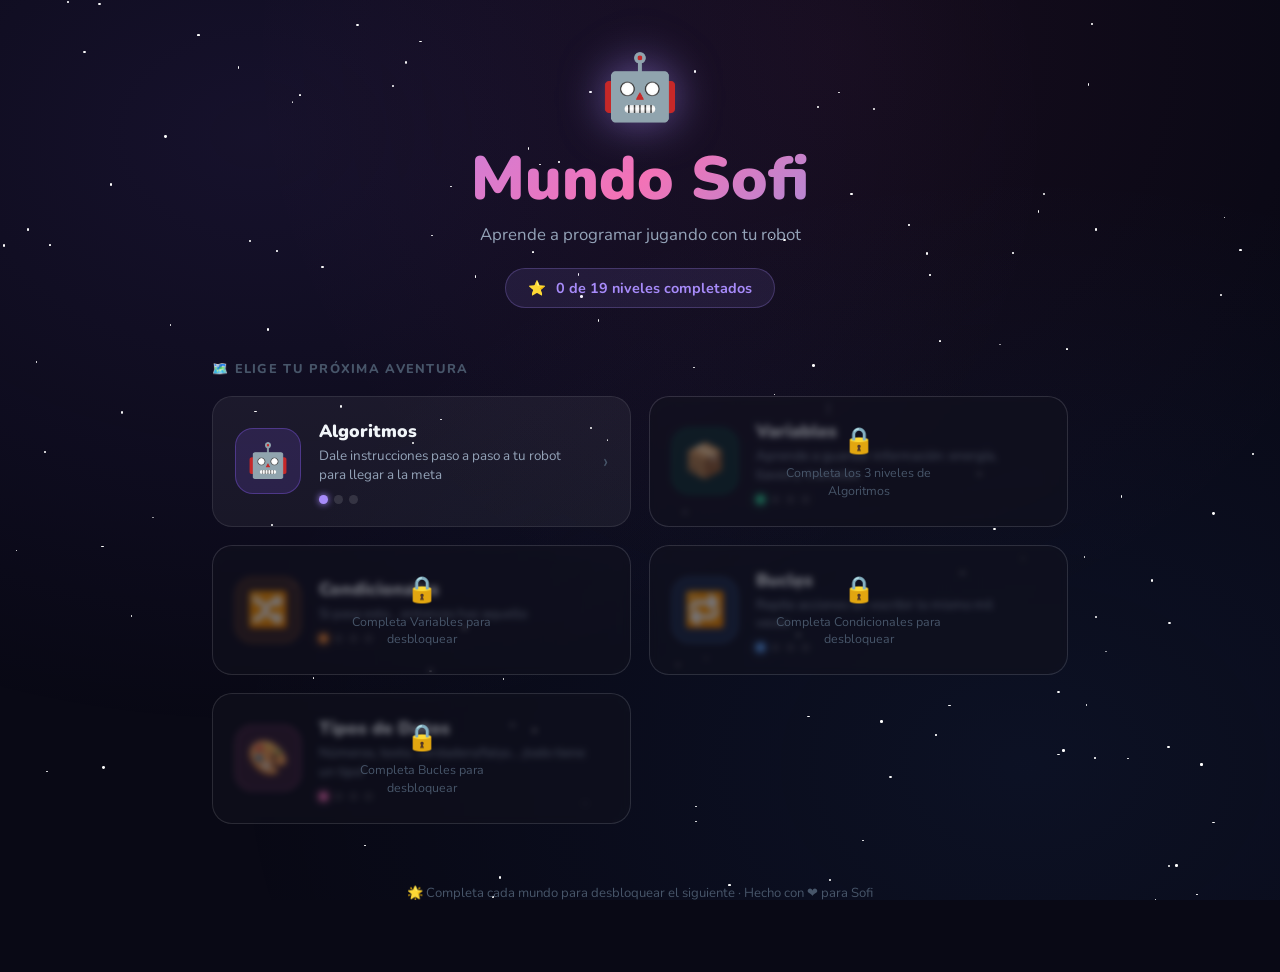
<file: index.html>
<!DOCTYPE html>
<html lang="es">
<head>
  <meta charset="UTF-8" />
  <meta name="viewport" content="width=device-width, initial-scale=1.0"/>
  <meta name="description" content="Mundo Sofi – Aprende a programar jugando con tu robot en aventuras de código.">
  <title>Mundo Sofi 🌟 – Aprende a Programar</title>
  <link rel="stylesheet" href="assets/style.css">
  <style>
    body { display: flex; flex-direction: column; align-items: center; }

    /* ─── Hub Container ─── */
    .hub { position: relative; z-index: 1; width: 100%; max-width: 900px; padding: 44px 22px 70px; }

    /* ─── Header ─── */
    .hub-header { text-align: center; margin-bottom: 52px; }

    .robot-anim {
      font-size: 4rem;
      display: inline-block;
      animation: robotBounce 2.2s ease-in-out infinite;
      filter: drop-shadow(0 0 22px rgba(167,139,250,.55));
      margin-bottom: 14px;
    }
    @keyframes robotBounce {
      0%, 100% { transform: translateY(0)   rotate(-4deg); }
      50%       { transform: translateY(-13px) rotate(4deg); }
    }

    .hub-title {
      font-size: clamp(2.4rem, 7vw, 3.8rem);
      font-weight: 900;
      background: linear-gradient(135deg, #a78bfa 0%, #f472b6 50%, #60a5fa 100%);
      -webkit-background-clip: text; -webkit-text-fill-color: transparent; background-clip: text;
      line-height: 1.1;
      margin-bottom: 10px;
    }

    .hub-sub {
      font-size: 1.05rem;
      color: var(--text-mid);
      margin-bottom: 22px;
    }

    .progress-pill {
      display: inline-flex; align-items: center; gap: 8px;
      background: rgba(167,139,250,.1);
      border: 1px solid rgba(167,139,250,.25);
      border-radius: 50px;
      padding: 9px 22px;
      font-size: 0.9rem; font-weight: 700;
      color: var(--primary);
    }
    .progress-pill .stars { color: var(--yellow); margin-right: 2px; }

    /* ─── Section label ─── */
    .section-label {
      font-size: 0.8rem; font-weight: 800;
      text-transform: uppercase; letter-spacing: 0.1em;
      color: var(--text-dim);
      margin-bottom: 18px;
    }

    /* ─── Category Grid ─── */
    .cat-grid {
      display: grid;
      grid-template-columns: repeat(auto-fill, minmax(360px, 1fr));
      gap: 18px;
    }
    @media (max-width: 500px) { .cat-grid { grid-template-columns: 1fr; } }

    /* ─── Category Card ─── */
    .cat-card {
      position: relative;
      background: rgba(255,255,255,.05);
      border: 1px solid rgba(255,255,255,.09);
      border-radius: 20px;
      padding: 22px;
      display: flex; align-items: center; gap: 18px;
      text-decoration: none; color: inherit;
      transition: all 0.3s ease;
      overflow: hidden;
    }

    /* Glow layer on hover */
    .cat-card::before {
      content: '';
      position: absolute; inset: 0;
      background: linear-gradient(135deg, var(--c-bg, rgba(167,139,250,.06)) 0%, transparent 65%);
      opacity: 0; transition: opacity 0.3s;
      border-radius: 20px;
    }
    .cat-card:not(.locked):hover::before { opacity: 1; }
    .cat-card:not(.locked):hover {
      transform: translateY(-5px);
      border-color: var(--c-border, rgba(167,139,250,.35));
      box-shadow: 0 14px 40px rgba(0,0,0,.35), 0 0 0 1px var(--c-border, rgba(167,139,250,.2));
    }

    .cat-card.locked { cursor: default; }
    .cat-card.locked:hover { transform: none; }

    /* Icon bubble */
    .cat-icon {
      flex-shrink: 0;
      width: 66px; height: 66px;
      border-radius: 18px;
      display: flex; align-items: center; justify-content: center;
      font-size: 2.1rem;
      background: var(--c-icon-bg, rgba(167,139,250,.14));
      border: 1px solid var(--c-border, rgba(167,139,250,.22));
      position: relative; z-index: 1;
      transition: transform 0.3s;
    }
    .cat-card:not(.locked):hover .cat-icon { transform: scale(1.1) rotate(-5deg); }

    /* Content */
    .cat-content { flex: 1; position: relative; z-index: 1; min-width: 0; }
    .cat-name    { font-size: 1.1rem; font-weight: 900; color: var(--text); margin-bottom: 4px; }
    .cat-desc    { font-size: 0.84rem; color: var(--text-mid); margin-bottom: 10px; line-height: 1.4; }

    /* Level dots */
    .cat-dots { display: flex; gap: 6px; }
    .dot {
      width: 9px; height: 9px; border-radius: 50%;
      background: rgba(255,255,255,.12);
    }
    .dot.done    { background: var(--green); }
    .dot.current { background: var(--c-accent, var(--primary)); box-shadow: 0 0 7px var(--c-accent, var(--primary)); }

    .cat-arrow { color: var(--text-dim); font-size: 1.3rem; position: relative; z-index:1; transition: transform 0.2s; }
    .cat-card:not(.locked):hover .cat-arrow { transform: translateX(5px); color: var(--text-mid); }

    /* Lock overlay */
    .lock-overlay {
      position: absolute; inset: 0;
      background: rgba(9, 9, 21, 0.55);
      border-radius: 20px;
      display: flex; flex-direction: column; align-items: center; justify-content: center;
      gap: 6px;
      backdrop-filter: blur(3px);
      z-index: 2;
    }
    .lock-icon  { font-size: 1.6rem; }
    .lock-text  { font-size: 0.78rem; color: var(--text-dim); text-align: center; max-width: 180px; line-height: 1.4; }

    /* Coming soon badge */
    .soon-badge {
      position: absolute; top: 14px; right: 14px;
      background: rgba(255,255,255,.07);
      color: var(--text-dim);
      font-size: 0.68rem; font-weight: 800;
      padding: 3px 9px; border-radius: 20px;
      z-index: 3; text-transform: uppercase; letter-spacing: 0.06em;
    }

    /* ─── Footer ─── */
    .hub-footer {
      text-align: center; margin-top: 60px;
      color: var(--text-dim); font-size: 0.82rem;
    }
  </style>
</head>
<body>
  <!-- Stars background -->
  <div class="stars-bg" id="stars"></div>

  <main class="hub">

    <!-- ── Header ── -->
    <header class="hub-header">
      <div class="robot-anim">🤖</div>
      <h1 class="hub-title">Mundo Sofi</h1>
      <p class="hub-sub">Aprende a programar jugando con tu robot</p>
      <div class="progress-pill">
        <span class="stars">⭐</span>
        <span id="progressText">0 de 7 niveles completados</span>
      </div>
    </header>

    <!-- ── Categories ── -->
    <p class="section-label">🗺️ Elige tu próxima aventura</p>
    <div class="cat-grid" id="catGrid"></div>

    <footer class="hub-footer">
      <p>🌟 Completa cada mundo para desbloquear el siguiente · Hecho con ❤️ para Sofi</p>
    </footer>

  </main>

  <script src="assets/progress.js"></script>
  <script>
    // ────────────────────────────────────────────────
    //  Stars
    // ────────────────────────────────────────────────
    (() => {
      const c = document.getElementById('stars');
      for (let i = 0; i < 130; i++) {
        const s = document.createElement('div');
        s.className = 'star';
        s.style.cssText = `
          left: ${Math.random()*100}%;
          top:  ${Math.random()*100}%;
          --dur: ${(2 + Math.random()*4).toFixed(1)}s;
          --dly: ${(-Math.random()*4).toFixed(1)}s;
          width:  ${(1 + Math.random()*2).toFixed(1)}px;
          height: ${(1 + Math.random()*2).toFixed(1)}px;
        `;
        c.appendChild(s);
      }
    })();

    // ────────────────────────────────────────────────
    //  Category definitions
    // ────────────────────────────────────────────────
    const CATS = [
      {
        id: 'algoritmos',
        name: 'Algoritmos',
        icon: '🤖',
        desc: 'Dale instrucciones paso a paso a tu robot para llegar a la meta',
        cBg:     'rgba(139,92,246,.08)',
        cBorder: 'rgba(139,92,246,.36)',
        cIconBg: 'rgba(139,92,246,.16)',
        cAccent: '#a78bfa',
        total: 3,
        href: 'apps/algoritmos.html',
        alwaysOpen: true,
        hint: null,
        soon: false,
      },
      {
        id: 'variables',
        name: 'Variables',
        icon: '📦',
        desc: 'Aprende a guardar información: energía, llaves y monedas',
        cBg:     'rgba(16,185,129,.08)',
        cBorder: 'rgba(16,185,129,.36)',
        cIconBg: 'rgba(16,185,129,.16)',
        cAccent: '#34d399',
        total: 4,
        href: 'apps/variables.html',
        alwaysOpen: false,
        hint: 'Completa los 3 niveles de Algoritmos',
        soon: false,
      },
      {
        id: 'condicionales',
        name: 'Condicionales',
        icon: '🔀',
        desc: 'Si pasa esto… entonces haz aquello',
        cBg:     'rgba(251,146,60,.08)',
        cBorder: 'rgba(251,146,60,.36)',
        cIconBg: 'rgba(251,146,60,.16)',
        cAccent: '#fb923c',
        total: 4,
        href: 'apps/condicionales.html',
        alwaysOpen: false,
        hint: 'Completa Variables para desbloquear',
        soon: false,
      },
      {
        id: 'bucles',
        name: 'Bucles',
        icon: '🔁',
        desc: 'Repite acciones sin escribir lo mismo mil veces',
        cBg:     'rgba(96,165,250,.08)',
        cBorder: 'rgba(96,165,250,.36)',
        cIconBg: 'rgba(96,165,250,.16)',
        cAccent: '#60a5fa',
        total: 4,
        href: 'apps/bucles.html',
        alwaysOpen: false,
        hint: 'Completa Condicionales para desbloquear',
        soon: false,
      },
      {
        id: 'tipos',
        name: 'Tipos de Datos',
        icon: '🎨',
        desc: 'Números, texto, verdadero/falso… ¡todo tiene un tipo!',
        cBg:     'rgba(244,114,182,.08)',
        cBorder: 'rgba(244,114,182,.36)',
        cIconBg: 'rgba(244,114,182,.16)',
        cAccent: '#f472b6',
        total: 4,
        href: 'apps/tipos.html',
        alwaysOpen: false,
        hint: 'Completa Bucles para desbloquear',
        soon: false,
      },
    ];

    // ────────────────────────────────────────────────
    //  Render
    // ────────────────────────────────────────────────
    function render() {
      const grid = document.getElementById('catGrid');
      grid.innerHTML = '';

      let totalDone = 0;
      const totalAll = CATS.reduce((s, c) => s + c.total, 0);

      CATS.forEach(cat => {
        const unlocked = cat.alwaysOpen || Progress.isUnlocked(cat.id);
        const done     = Progress.getLevel(cat.id);
        totalDone += done;

        const card = document.createElement('a');
        card.href      = (unlocked && cat.href) ? cat.href : '#';
        card.className = 'cat-card' + (unlocked ? '' : ' locked');
        card.style.cssText = `
          --c-bg:      ${cat.cBg};
          --c-border:  ${cat.cBorder};
          --c-icon-bg: ${cat.cIconBg};
          --c-accent:  ${cat.cAccent};
        `;
        if (!unlocked || !cat.href) {
          card.addEventListener('click', e => e.preventDefault());
        }

        // Level dots
        let dots = '';
        for (let i = 1; i <= cat.total; i++) {
          dots += `<div class="dot${i <= done ? ' done' : i === done+1 ? ' current' : ''}" title="Nivel ${i}"></div>`;
        }

        card.innerHTML = `
          ${(cat.soon && !unlocked) ? '<span class="soon-badge">Próximamente</span>' : ''}
          <div class="cat-icon">${cat.icon}</div>
          <div class="cat-content">
            <div class="cat-name">${cat.name}</div>
            <div class="cat-desc">${cat.desc}</div>
            <div class="cat-dots">${dots}</div>
          </div>
          <div class="cat-arrow">${(unlocked && cat.href) ? '›' : ''}</div>
        `;

        if (!unlocked) {
          const overlay = document.createElement('div');
          overlay.className = 'lock-overlay';
          overlay.innerHTML = `<div class="lock-icon">🔒</div><div class="lock-text">${cat.hint}</div>`;
          card.appendChild(overlay);
        }

        grid.appendChild(card);
      });

      document.getElementById('progressText').textContent =
        `${totalDone} de ${totalAll} niveles completados`;
    }

    render();
  </script>
</body>
</html>
</file>
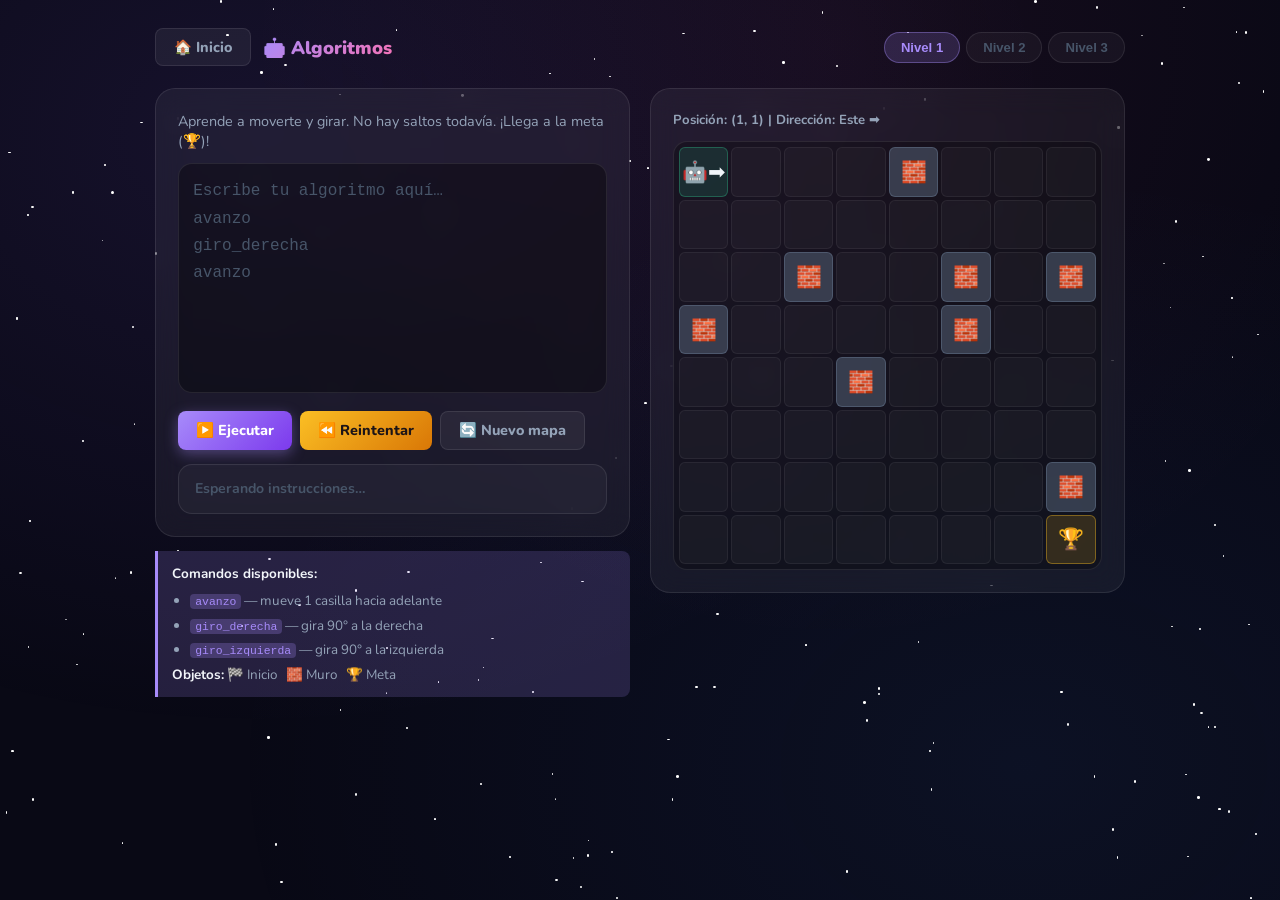
<file: apps/algoritmos.html>
<!DOCTYPE html>
<html lang="es">
<head>
  <meta charset="UTF-8" />
  <meta name="viewport" content="width=device-width, initial-scale=1.0"/>
  <meta name="description" content="Algoritmos con Robot – Escribe instrucciones paso a paso y mira cómo el robot las ejecuta.">
  <title>🤖 Algoritmos – Mundo Sofi</title>
  <link rel="stylesheet" href="../assets/style.css">
  <style>
    body { display: flex; flex-direction: column; align-items: center; }
  </style>
</head>
<body>
  <div class="stars-bg" id="stars"></div>

  <div class="page">

    <!-- ── Top Navigation ── -->
    <nav class="top-nav">
      <a href="../index.html" class="btn btn-ghost" id="backBtn">🏠 Inicio</a>
      <h1><span class="gradient-text">🤖 Algoritmos</span></h1>
      <div class="level-tabs" id="levelTabs"></div>
    </nav>

    <!-- ── Game Layout ── -->
    <div class="game-layout">

      <!-- Left: Editor Panel -->
      <div class="game-left">
        <div class="card">
          <p style="font-size:.9rem;color:var(--text-mid);margin-bottom:12px;" id="levelDesc">Carga de nivel...</p>
          <textarea class="code-editor" id="code" placeholder="avanzo&#10;giro_derecha&#10;avanzo"></textarea>
          <div style="display:flex;gap:8px;margin-top:12px;flex-wrap:wrap;">
            <button class="btn btn-primary" id="btnRun"   onclick="runAlgorithm()">▶️ Ejecutar</button>
            <button class="btn btn-yellow"  id="btnRetry" onclick="retryLevel()">⏪ Reintentar</button>
            <button class="btn btn-ghost"   id="btnNew"   onclick="newMap()">🔄 Nuevo mapa</button>
          </div>
          <div style="margin-top:14px;" class="log" id="log">Esperando instrucciones…</div>
        </div>

        <!-- Help Box -->
        <div class="help" id="helpBox"></div>
      </div>

      <!-- Right: Board Panel -->
      <div class="game-right">
        <div class="card">
          <p class="robot-info" id="robotInfo">Posición: (1,1) | Dirección: Este ➡️</p>
          <div style="margin-top:12px;" class="grid-wrap" id="grid"></div>
        </div>
      </div>

    </div>
  </div>

  <!-- ── Win Celebration ── -->
  <div class="celebration" id="celebration">
    <div class="celebration-card">
      <span class="celebration-emoji" id="celebEmoji">🏆</span>
      <div class="celebration-title" id="celebTitle">¡Nivel Completado!</div>
      <div class="celebration-sub"   id="celebSub">¡Excelente algoritmo!</div>
      <div class="celebration-btns">
        <button class="btn btn-green"   id="celebNext"   onclick="nextLevel()">Siguiente nivel ›</button>
        <button class="btn btn-ghost"   onclick="closeCelebration()">Jugar otra vez</button>
      </div>
    </div>
  </div>

  <script src="../assets/progress.js"></script>
  <script>
    // ═══════════════════════════════════════════════════
    //  Stars
    // ═══════════════════════════════════════════════════
    (() => {
      const c = document.getElementById('stars');
      for (let i = 0; i < 100; i++) {
        const s = document.createElement('div');
        s.className = 'star';
        s.style.cssText = `
          left:${Math.random()*100}%;top:${Math.random()*100}%;
          --dur:${(2+Math.random()*4).toFixed(1)}s;--dly:${(-Math.random()*4).toFixed(1)}s;
          width:${(1+Math.random()*2).toFixed(1)}px;height:${(1+Math.random()*2).toFixed(1)}px;
        `;
        c.appendChild(s);
      }
    })();

    // ═══════════════════════════════════════════════════
    //  Level Definitions
    // ═══════════════════════════════════════════════════
    const GRID = 8;
    const START = { x: 0, y: 0 };
    const GOAL  = { x: 7, y: 7 };

    const LEVELS = [
      {
        num: 1,
        name: '🌱 Nivel 1 – Primeros Pasos',
        desc: 'Aprende a moverte y girar. No hay saltos todavía. ¡Llega a la meta (🏆)!',
        cmds: ['avanzo', 'giro_derecha', 'giro_izquierda'],
        types: ['wall'],
        rate: 0.13,
        helpExtra: '',
      },
      {
        num: 2,
        name: '🚀 Nivel 2 – ¡A Saltar!',
        desc: 'Ahora hay bombas 💥. Usa <strong>saltar</strong> para cruzar por encima.',
        cmds: ['avanzo', 'giro_derecha', 'giro_izquierda', 'saltar'],
        types: ['wall', 'bomb'],
        rate: 0.19,
        helpExtra: '<li><code>saltar</code> — avanza 2 casillas (salta obstáculos)</li>',
      },
      {
        num: 3,
        name: '🏆 Nivel 3 – Experto',
        desc: '¡El mapa más difícil! Usa todo lo que sabes. Completarlo <strong>desbloquea Variables</strong>.',
        cmds: ['avanzo', 'giro_derecha', 'giro_izquierda', 'saltar'],
        types: ['wall', 'bomb'],
        rate: 0.25,
        helpExtra: '<li><code>saltar</code> — avanza 2 casillas (salta obstáculos)</li>',
      },
    ];

    // ═══════════════════════════════════════════════════
    //  Game State
    // ═══════════════════════════════════════════════════
    let currentLevel = Math.min(Progress.getLevel('algoritmos') + 1, LEVELS.length);
    let robot        = { ...START, dir: 1 }; // dir 0=N 1=E 2=S 3=W
    let obstacles    = new Map();
    let running      = false;
    let errorCellId  = null;

    const DIR_ICONS = ['⬆️','➡️','⬇️','⬅️'];
    const DIR_NAMES = ['Norte ⬆️','Este ➡️','Sur ⬇️','Oeste ⬅️'];
    const gridEl    = document.getElementById('grid');

    // ═══════════════════════════════════════════════════
    //  UI Helpers
    // ═══════════════════════════════════════════════════
    function setLog(msg, type) {
      const el = document.getElementById('log');
      el.innerHTML = msg;
      el.className = 'log ' + (type || '');
    }

    function updateRobotInfo() {
      document.getElementById('robotInfo').textContent =
        `Posición: (${robot.x+1}, ${robot.y+1}) | Dirección: ${DIR_NAMES[robot.dir]}`;
    }

    function renderHelp(lvl) {
      document.getElementById('helpBox').innerHTML = `
        <strong>Comandos disponibles:</strong>
        <ul>
          <li><code>avanzo</code> — mueve 1 casilla hacia adelante</li>
          <li><code>giro_derecha</code> — gira 90° a la derecha</li>
          <li><code>giro_izquierda</code> — gira 90° a la izquierda</li>
          ${lvl.helpExtra}
        </ul>
        <strong>Objetos:</strong> 🏁 Inicio &nbsp; 🧱 Muro &nbsp; ${lvl.types.includes('bomb') ? '💥 Bomba &nbsp; ' : ''}🏆 Meta
      `;
    }

    function renderLevelTabs() {
      const tabs = document.getElementById('levelTabs');
      tabs.innerHTML = '';
      LEVELS.forEach(lvl => {
        const btn = document.createElement('button');
        const done = Progress.getLevel('algoritmos') >= lvl.num;
        btn.className = 'level-tab' + (lvl.num === currentLevel ? ' active' : '') + (done ? ' done' : '');
        btn.textContent = `Nivel ${lvl.num}${done ? ' ✓' : ''}`;
        btn.onclick = () => switchLevel(lvl.num);
        tabs.appendChild(btn);
      });
    }

    // ═══════════════════════════════════════════════════
    //  Board
    // ═══════════════════════════════════════════════════
    function generateObstacles(lvl) {
      obstacles.clear();
      const total = Math.floor(GRID * GRID * lvl.rate);
      let attempts = 0;
      while (obstacles.size < total && attempts < 5000) {
        attempts++;
        const r = Math.floor(Math.random() * GRID);
        const c = Math.floor(Math.random() * GRID);
        if ((r === START.y && c === START.x) || (r === GOAL.y && c === GOAL.x)) continue;
        // Keep the first 2 rows and 2 cols near start mostly clear
        if (r < 2 && c < 2) continue;
        const id = `cell-${r}-${c}`;
        if (!obstacles.has(id)) {
          const type = lvl.types.length === 1
            ? lvl.types[0]
            : lvl.types[Math.floor(Math.random() * lvl.types.length)];
          obstacles.set(id, type);
        }
      }
    }

    function buildBoard() {
      gridEl.style.setProperty('--cols', GRID);
      gridEl.style.setProperty('--rows', GRID);
      gridEl.innerHTML = '';
      for (let r = 0; r < GRID; r++) {
        for (let c = 0; c < GRID; c++) {
          const cell = document.createElement('div');
          cell.id        = `cell-${r}-${c}`;
          cell.className = 'cell';
          if (r === START.y && c === START.x) cell.classList.add('c-start');
          else if (r === GOAL.y && c === GOAL.x) cell.classList.add('c-goal');
          gridEl.appendChild(cell);
        }
      }
    }

    function updateBoardUI() {
      // Reset all cells
      document.querySelectorAll('.cell').forEach(el => {
        el.textContent = '';
        el.classList.remove('c-wall','c-bomb','c-off');
      });

      // Obstacles
      obstacles.forEach((type, id) => {
        const el = document.getElementById(id);
        if (!el) return;
        if (type === 'bomb') { el.classList.add('c-bomb'); el.textContent = '💥'; }
        else                 { el.classList.add('c-wall'); el.textContent = '🧱'; }
      });

      // Start / Goal labels (if robot not on them)
      const startEl = document.getElementById(`cell-${START.y}-${START.x}`);
      if (startEl && (robot.x !== START.x || robot.y !== START.y)) startEl.textContent = '🏁';

      const goalEl = document.getElementById(`cell-${GOAL.y}-${GOAL.x}`);
      if (goalEl && (robot.x !== GOAL.x || robot.y !== GOAL.y)) goalEl.textContent = '🏆';

      // Robot
      const robEl = document.getElementById(`cell-${robot.y}-${robot.x}`);
      if (robEl) robEl.textContent = `🤖${DIR_ICONS[robot.dir]}`;

      // Error cell
      if (errorCellId) {
        const el = document.getElementById(errorCellId);
        if (el) el.classList.add('c-off');
      }

      updateRobotInfo();
    }

    // ═══════════════════════════════════════════════════
    //  Level Loading
    // ═══════════════════════════════════════════════════
    function loadLevel(n) {
      currentLevel = n;
      running      = false;
      errorCellId  = null;
      robot        = { ...START, dir: 1 };

      const lvl = LEVELS[n - 1];
      document.getElementById('levelDesc').innerHTML = lvl.desc;
      document.getElementById('code').value = '';
      document.getElementById('code').placeholder = 'Escribe tu algoritmo aquí…\navanzo\ngiro_derecha\navanzo';

      generateObstacles(lvl);
      buildBoard();
      updateBoardUI();
      renderHelp(lvl);
      renderLevelTabs();
      setLog('Esperando instrucciones…');
    }

    function switchLevel(n) {
      const maxPlayable = Math.min(Progress.getLevel('algoritmos') + 1, LEVELS.length);
      if (n > maxPlayable) return; // locked
      loadLevel(n);
    }

    function newMap() {
      loadLevel(currentLevel);
      setLog('¡Nuevo mapa generado!', 'status');
    }

    function retryLevel() {
      running     = false;
      errorCellId = null;
      robot       = { ...START, dir: 1 };
      updateBoardUI();
      setLog('Robot devuelto al inicio. ¡Inténtalo de nuevo!', 'status');
    }

    // ═══════════════════════════════════════════════════
    //  Movement
    // ═══════════════════════════════════════════════════
    function moveRobot(steps, lineNumber) {
      const dx = [0, 1, 0, -1]; // N E S W
      const dy = [-1, 0, 1, 0];
      const nx = robot.x + dx[robot.dir] * steps;
      const ny = robot.y + dy[robot.dir] * steps;
      const actionName = steps === 2 ? 'saltar' : 'avanzo';

      if (nx < 0 || nx >= GRID || ny < 0 || ny >= GRID) {
        setLog(`💥 OFF-GRID (línea ${lineNumber}: '${actionName}'): ¡el robot saldría del tablero!`, 'error');
        errorCellId = `cell-${robot.y}-${robot.x}`;
        updateBoardUI();
        running = false;
        return false;
      }

      const targetId = `cell-${ny}-${nx}`;
      if (obstacles.has(targetId)) {
        const t = obstacles.get(targetId);
        setLog(`🚧 COLISIÓN (línea ${lineNumber}: '${actionName}'): ¡chocaste con ${t === 'bomb' ? 'una Bomba 💥' : 'un Muro 🧱'}!`, 'error');
        errorCellId = targetId;
        updateBoardUI();
        running = false;
        return false;
      }

      robot.x = nx;
      robot.y = ny;
      return true;
    }

    // ═══════════════════════════════════════════════════
    //  Run Algorithm
    // ═══════════════════════════════════════════════════
    async function runAlgorithm() {
      if (running) return;
      robot       = { ...START, dir: 1 };
      errorCellId = null;
      updateBoardUI();
      await sleep(280);
      running = true;

      const lvl  = LEVELS[currentLevel - 1];
      const lines = document.getElementById('code').value.toLowerCase().trim().split('\n');
      setLog('⚙️ Ejecutando…', 'status');

      for (let i = 0; i < lines.length; i++) {
        if (!running) return;
        const cmd = lines[i].trim();
        if (!cmd) continue;

        // Check if command is available at this level
        if (!lvl.cmds.includes(cmd)) {
          setLog(`❌ Error línea ${i+1}: "<strong>${cmd}</strong>" no está disponible en este nivel.`, 'error');
          running = false;
          return;
        }

        await sleep(480);

        if (cmd === 'avanzo') {
          if (!moveRobot(1, i+1)) return;
        } else if (cmd === 'saltar') {
          if (!moveRobot(2, i+1)) return;
        } else if (cmd === 'giro_derecha') {
          robot.dir = (robot.dir + 1) % 4;
        } else if (cmd === 'giro_izquierda') {
          robot.dir = (robot.dir + 3) % 4;
        } else {
          setLog(`❌ Error línea ${i+1}: "<strong>${cmd}</strong>" no existe.`, 'error');
          running = false;
          return;
        }

        updateBoardUI();

        // Check win
        if (robot.x === GOAL.x && robot.y === GOAL.y) {
          running = false;
          levelComplete();
          return;
        }
      }

      if (robot.x === GOAL.x && robot.y === GOAL.y) {
        levelComplete();
      } else {
        setLog('🤔 Algoritmo terminado, pero el robot no llegó a la meta.', 'error');
      }
      running = false;
    }

    // ═══════════════════════════════════════════════════
    //  Level Complete
    // ═══════════════════════════════════════════════════
    function levelComplete() {
      Progress.setLevel('algoritmos', currentLevel);

      // Unlock variables after completing level 3
      if (currentLevel >= 3) {
        Progress.unlock('variables');
      }

      const isLast    = currentLevel === LEVELS.length;
      const unlockMsg = currentLevel === 3 ? '<br>🔓 <strong>¡Variables desbloqueado!</strong>' : '';

      document.getElementById('celebEmoji').textContent  = isLast ? '🏆' : '⭐';
      document.getElementById('celebTitle').textContent  = isLast ? '¡Eres un experto!' : '¡Nivel completado!';
      document.getElementById('celebSub').innerHTML      = `¡Excelente algoritmo! Tu robot llegó a la meta.${unlockMsg}`;
      document.getElementById('celebNext').style.display = isLast ? 'none' : '';
      document.getElementById('celebration').classList.add('show');

      setLog('🏆 ¡META ALCANZADA!', 'win');
      renderLevelTabs();
    }

    function nextLevel() {
      closeCelebration();
      if (currentLevel < LEVELS.length) loadLevel(currentLevel + 1);
    }

    function closeCelebration() {
      document.getElementById('celebration').classList.remove('show');
    }

    // ═══════════════════════════════════════════════════
    //  Helpers
    // ═══════════════════════════════════════════════════
    function sleep(ms) { return new Promise(r => setTimeout(r, ms)); }

    // ═══════════════════════════════════════════════════
    //  Stars
    // ═══════════════════════════════════════════════════
    (() => {
      const c = document.getElementById('stars');
      for (let i = 0; i < 100; i++) {
        const s = document.createElement('div');
        s.className = 'star';
        s.style.cssText = `
          left:${Math.random()*100}%;top:${Math.random()*100}%;
          --dur:${(2+Math.random()*4).toFixed(1)}s;--dly:${(-Math.random()*4).toFixed(1)}s;
          width:${(1+Math.random()*2).toFixed(1)}px;height:${(1+Math.random()*2).toFixed(1)}px;
        `;
        c.appendChild(s);
      }
    })();

    // ─── Init ───
    loadLevel(Math.min(Progress.getLevel('algoritmos') + 1, LEVELS.length));
  </script>
</body>
</html>
</file>
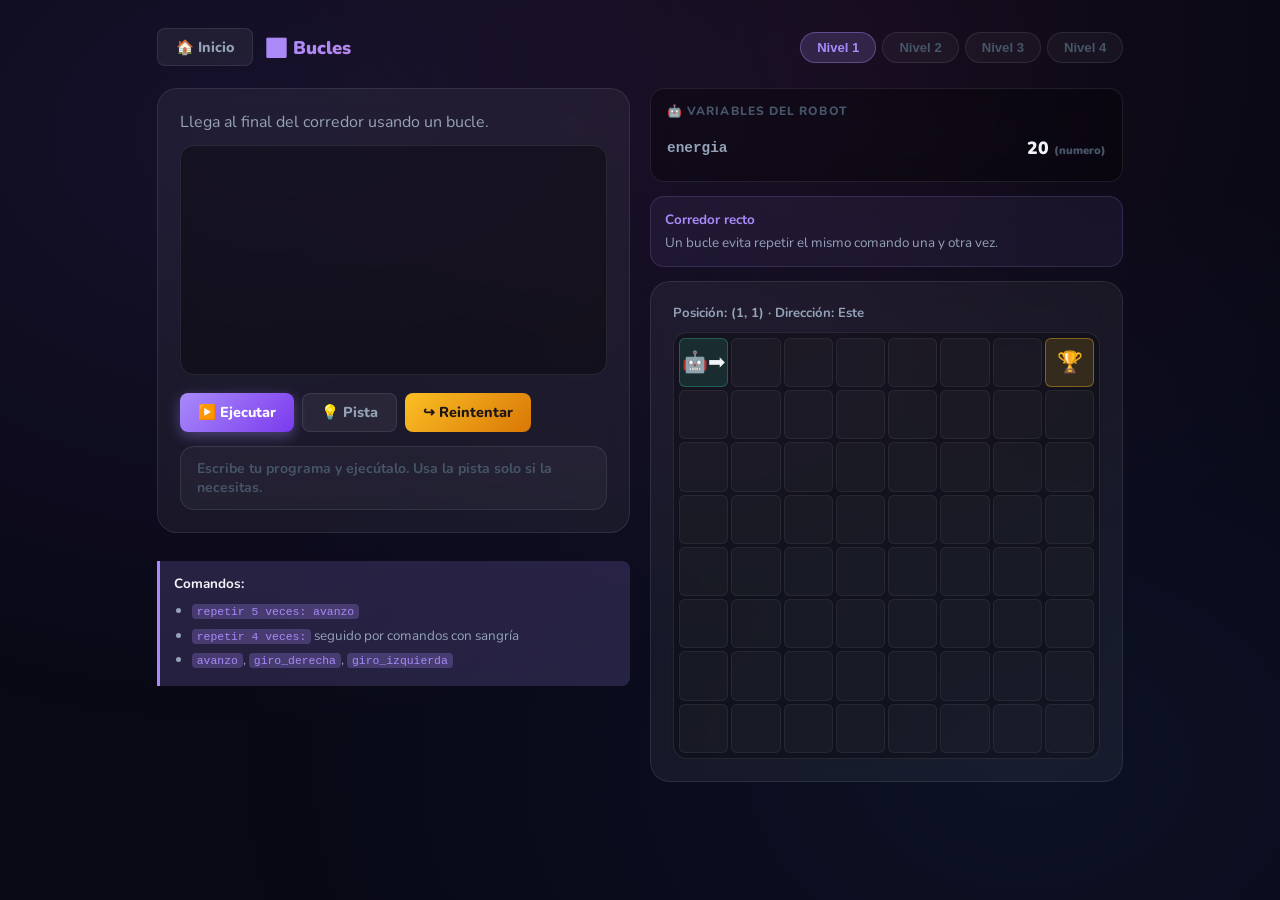
<file: apps/bucles.html>
<!doctype html><html lang="es"><head><meta charset="utf-8"><meta name="viewport" content="width=device-width,initial-scale=1"><title>Bucles · Mundo Sofi</title><link rel="stylesheet" href="../assets/style.css"><style>body{display:flex;justify-content:center}.game-left{width:45%;min-width:330px}.game-right{flex:1;display:flex;flex-direction:column;gap:14px}.stat-val small{color:var(--text-dim);font-size:.7rem}.celebration{position:fixed;inset:0;display:none;align-items:center;justify-content:center;background:#090915bb;z-index:5}.celebration.show{display:flex}.celebration-card{background:#19192a;padding:32px;border-radius:20px;text-align:center;max-width:390px}.celebration-title{font-size:1.5rem;font-weight:900;margin:8px}.celebration-sub{color:var(--text-mid);margin-bottom:18px}@media(max-width:760px){.game-left{width:100%;min-width:0}}</style></head><body data-mode="bucles"><div class="stars-bg" id="stars"></div><main class="page"><nav class="top-nav"><a href="../index.html" class="btn btn-ghost">🏠 Inicio</a><h1 class="gradient-text" id="title"></h1><div class="level-tabs" id="tabs"></div></nav><div class="game-layout"><section class="game-left"><div class="card"><p id="desc" style="margin-bottom:12px;color:var(--text-mid)"></p><textarea id="code" class="code-editor"></textarea><div style="display:flex;gap:8px;margin-top:12px"><button class="btn btn-primary" onclick="runProgram()">▶️ Ejecutar</button><button class="btn btn-yellow" onclick="retryLevel()">↪ Reintentar</button></div><div id="log" class="log" style="margin-top:14px"></div></div><div id="help" class="help" style="margin-top:14px"></div></section><section class="game-right"><div class="card stats-panel" id="stats"></div><div class="concept-box" id="concept"></div><div class="card"><p class="robot-info" id="info"></p><div id="grid" class="grid-wrap" style="margin-top:10px"></div></div></section></div></main><div class="celebration" id="celebration"><div class="celebration-card"><div style="font-size:3rem">⭐</div><div class="celebration-title" id="celebTitle"></div><div class="celebration-sub" id="celebSub"></div><button class="btn btn-green" id="celebNext" onclick="nextLevel()">Siguiente nivel ›</button><button class="btn btn-ghost" onclick="closeCelebration()">Jugar otra vez</button></div></div><script src="../assets/progress.js"></script><script src="../assets/robot-game.js"></script></body></html>
</file>
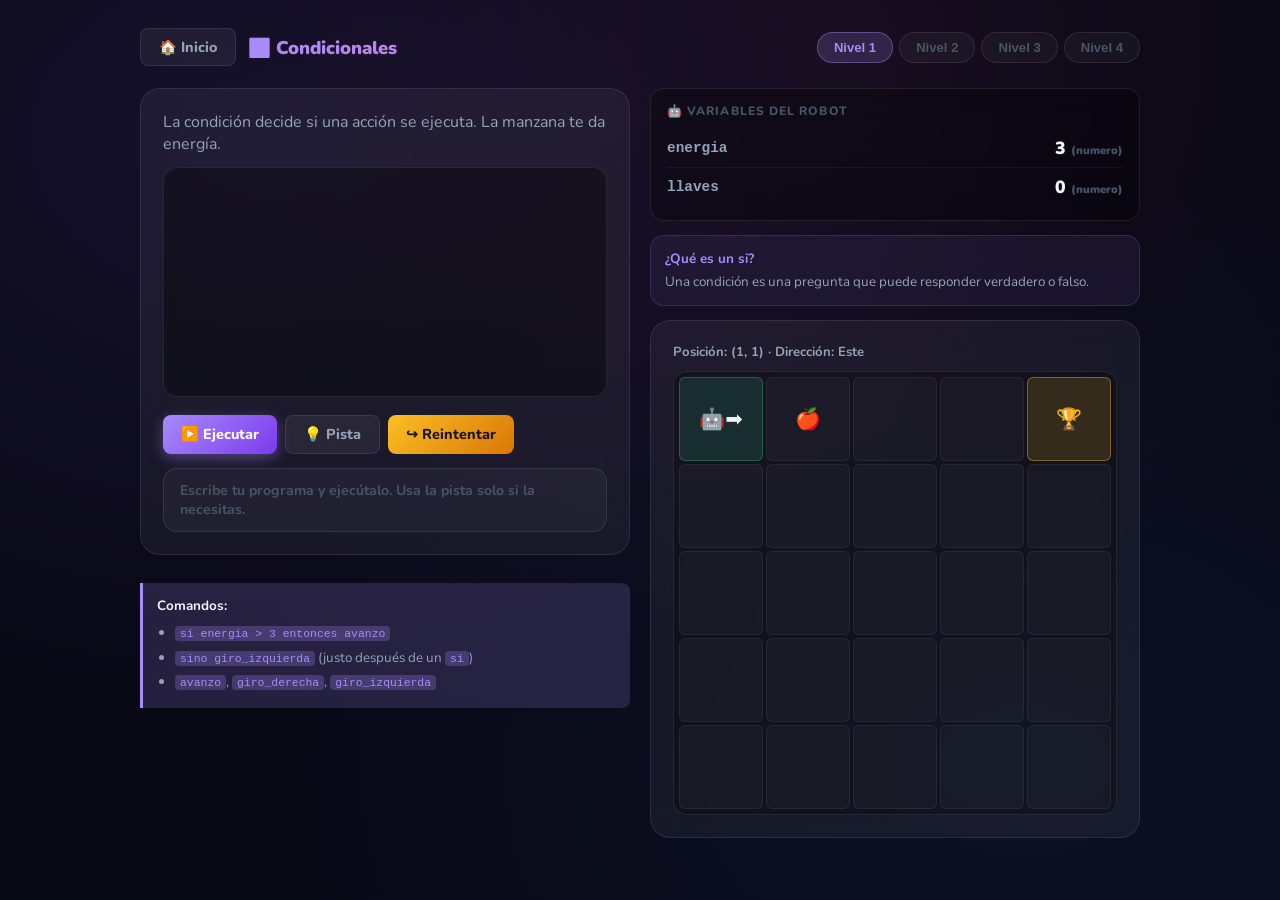
<file: apps/condicionales.html>
<!doctype html><html lang="es"><head><meta charset="utf-8"><meta name="viewport" content="width=device-width,initial-scale=1"><title>Condicionales · Mundo Sofi</title><link rel="stylesheet" href="../assets/style.css"><style>body{display:flex;justify-content:center}.game-left{width:45%;min-width:330px}.game-right{flex:1;display:flex;flex-direction:column;gap:14px}.stat-val small{color:var(--text-dim);font-size:.7rem}.celebration{position:fixed;inset:0;display:none;align-items:center;justify-content:center;background:#090915bb;z-index:5}.celebration.show{display:flex}.celebration-card{background:#19192a;padding:32px;border-radius:20px;text-align:center;max-width:390px}.celebration-title{font-size:1.5rem;font-weight:900;margin:8px}.celebration-sub{color:var(--text-mid);margin-bottom:18px}@media(max-width:760px){.game-left{width:100%;min-width:0}}</style></head><body data-mode="condicionales"><div class="stars-bg" id="stars"></div><main class="page"><nav class="top-nav"><a href="../index.html" class="btn btn-ghost">🏠 Inicio</a><h1 class="gradient-text" id="title"></h1><div class="level-tabs" id="tabs"></div></nav><div class="game-layout"><section class="game-left"><div class="card"><p id="desc" style="margin-bottom:12px;color:var(--text-mid)"></p><textarea id="code" class="code-editor"></textarea><div style="display:flex;gap:8px;margin-top:12px"><button class="btn btn-primary" onclick="runProgram()">▶️ Ejecutar</button><button class="btn btn-yellow" onclick="retryLevel()">↪ Reintentar</button></div><div id="log" class="log" style="margin-top:14px"></div></div><div id="help" class="help" style="margin-top:14px"></div></section><section class="game-right"><div class="card stats-panel" id="stats"></div><div class="concept-box" id="concept"></div><div class="card"><p class="robot-info" id="info"></p><div id="grid" class="grid-wrap" style="margin-top:10px"></div></div></section></div></main><div class="celebration" id="celebration"><div class="celebration-card"><div style="font-size:3rem">⭐</div><div class="celebration-title" id="celebTitle"></div><div class="celebration-sub" id="celebSub"></div><button class="btn btn-green" id="celebNext" onclick="nextLevel()">Siguiente nivel ›</button><button class="btn btn-ghost" onclick="closeCelebration()">Jugar otra vez</button></div></div><script src="../assets/progress.js"></script><script src="../assets/robot-game.js"></script></body></html>
</file>
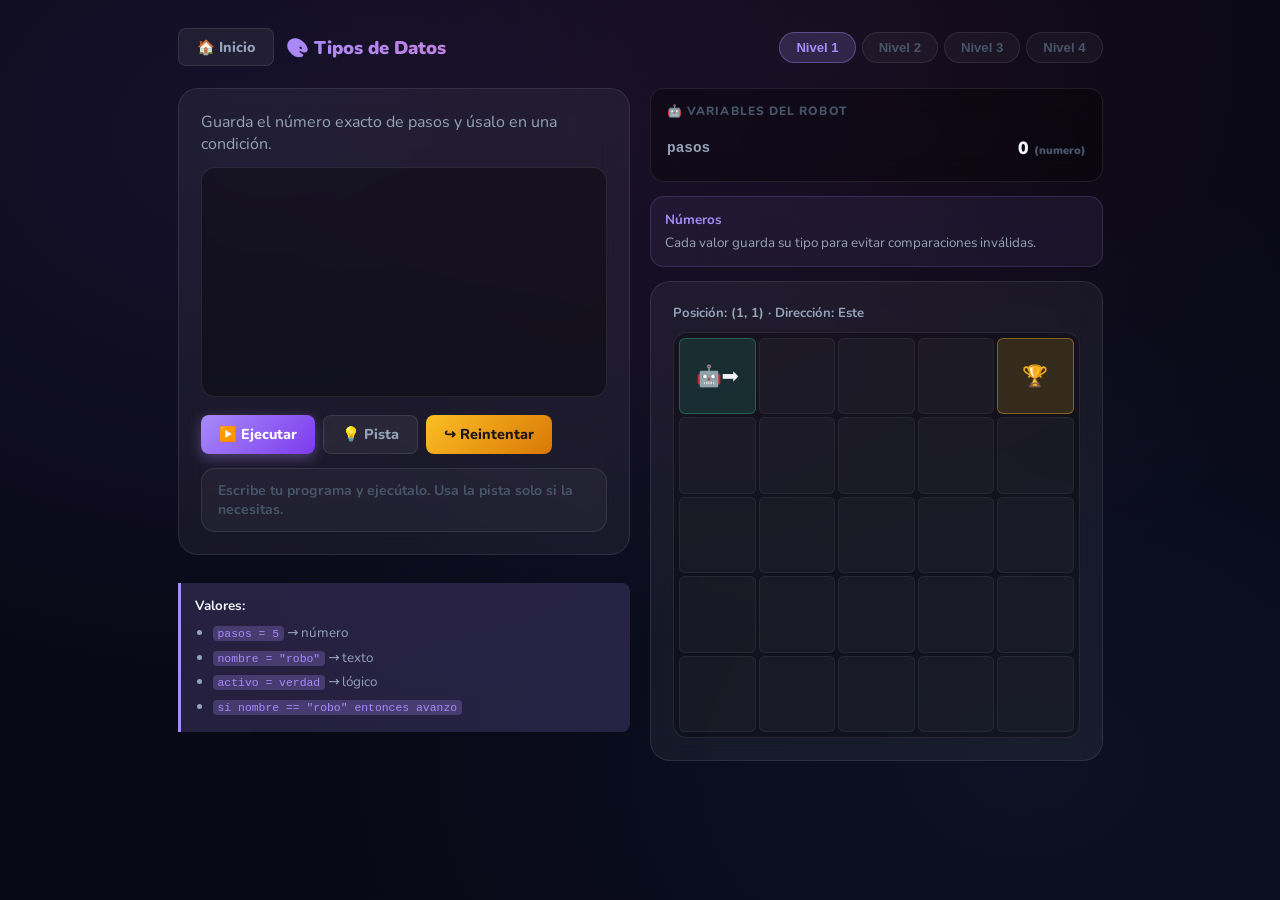
<file: apps/tipos.html>
<!doctype html><html lang="es"><head><meta charset="utf-8"><meta name="viewport" content="width=device-width,initial-scale=1"><title>Tipos de Datos · Mundo Sofi</title><link rel="stylesheet" href="../assets/style.css"><style>body{display:flex;justify-content:center}.game-left{width:45%;min-width:330px}.game-right{flex:1;display:flex;flex-direction:column;gap:14px}.stat-val small{color:var(--text-dim);font-size:.7rem}.celebration{position:fixed;inset:0;display:none;align-items:center;justify-content:center;background:#090915bb;z-index:5}.celebration.show{display:flex}.celebration-card{background:#19192a;padding:32px;border-radius:20px;text-align:center;max-width:390px}.celebration-title{font-size:1.5rem;font-weight:900;margin:8px}.celebration-sub{color:var(--text-mid);margin-bottom:18px}@media(max-width:760px){.game-left{width:100%;min-width:0}}</style></head><body data-mode="tipos"><div class="stars-bg" id="stars"></div><main class="page"><nav class="top-nav"><a href="../index.html" class="btn btn-ghost">🏠 Inicio</a><h1 class="gradient-text" id="title"></h1><div class="level-tabs" id="tabs"></div></nav><div class="game-layout"><section class="game-left"><div class="card"><p id="desc" style="margin-bottom:12px;color:var(--text-mid)"></p><textarea id="code" class="code-editor"></textarea><div style="display:flex;gap:8px;margin-top:12px"><button class="btn btn-primary" onclick="runProgram()">▶️ Ejecutar</button><button class="btn btn-yellow" onclick="retryLevel()">↪ Reintentar</button></div><div id="log" class="log" style="margin-top:14px"></div></div><div id="help" class="help" style="margin-top:14px"></div></section><section class="game-right"><div class="card stats-panel" id="stats"></div><div class="concept-box" id="concept"></div><div class="card"><p class="robot-info" id="info"></p><div id="grid" class="grid-wrap" style="margin-top:10px"></div></div></section></div></main><div class="celebration" id="celebration"><div class="celebration-card"><div style="font-size:3rem">⭐</div><div class="celebration-title" id="celebTitle"></div><div class="celebration-sub" id="celebSub"></div><button class="btn btn-green" id="celebNext" onclick="nextLevel()">Siguiente nivel ›</button><button class="btn btn-ghost" onclick="closeCelebration()">Jugar otra vez</button></div></div><script src="../assets/progress.js"></script><script src="../assets/robot-game.js"></script></body></html>
</file>
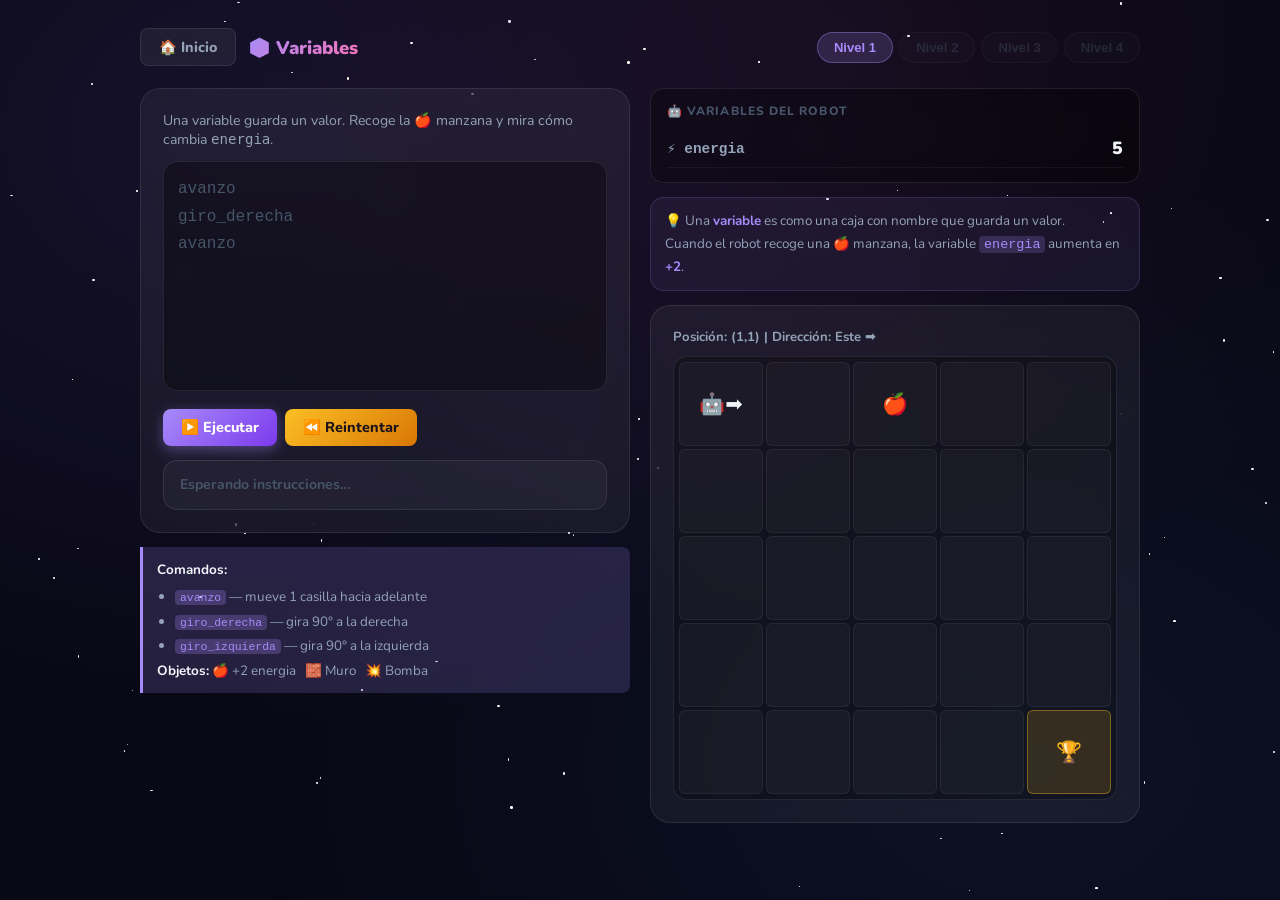
<file: apps/variables.html>
<!DOCTYPE html>
<html lang="es">
<head>
  <meta charset="UTF-8" />
  <meta name="viewport" content="width=device-width, initial-scale=1.0"/>
  <meta name="description" content="Variables – Aprende cómo los programas guardan información como energía, llaves y monedas.">
  <title>📦 Variables – Mundo Sofi</title>
  <link rel="stylesheet" href="../assets/style.css">
  <style>
    body { display: flex; flex-direction: column; align-items: center; }

    /* ─── Right column: stacked (stats + concept + grid) ─── */
    .vars-right {
      flex: 1; min-width: 0;
      display: flex; flex-direction: column; gap: 14px;
    }

    /* Stat value colour helpers */
    .e-bar-full   { background: var(--green); }
    .e-bar-mid    { background: var(--yellow); }
    .e-bar-low    { background: var(--red); }

    /* ─── Locked-goal indicator ─── */
    .cell.c-locked-goal {
      background: rgba(100,116,139,.35);
      border-color: rgba(100,116,139,.5);
      animation: none;
    }
  </style>
</head>
<body>
  <div class="stars-bg" id="stars"></div>

  <div class="page">

    <!-- ── Top Navigation ── -->
    <nav class="top-nav">
      <a href="../index.html" class="btn btn-ghost">🏠 Inicio</a>
      <h1><span class="gradient-text">📦 Variables</span></h1>
      <div class="level-tabs" id="levelTabs"></div>
    </nav>

    <!-- ── Game Layout ── -->
    <div class="game-layout">

      <!-- LEFT: Editor -->
      <div class="game-left">
        <div class="card">
          <p style="font-size:.88rem;color:var(--text-mid);margin-bottom:12px;" id="levelDesc">Cargando nivel…</p>
          <textarea class="code-editor" id="code" placeholder="avanzo&#10;giro_derecha&#10;avanzo"></textarea>
          <div style="display:flex;gap:8px;margin-top:12px;flex-wrap:wrap;">
            <button class="btn btn-primary" onclick="runProgram()">▶️ Ejecutar</button>
            <button class="btn btn-yellow"  onclick="retryLevel()">⏪ Reintentar</button>
          </div>
          <div style="margin-top:14px;" class="log" id="log">Esperando instrucciones…</div>
        </div>

        <!-- Commands help -->
        <div class="help" id="helpBox"></div>
      </div>

      <!-- RIGHT: Stats + Concept + Grid -->
      <div class="vars-right">

        <!-- Stats Panel -->
        <div class="card stats-panel" id="statsPanel">
          <div class="stats-title">🤖 Variables del Robot</div>

          <!-- energia -->
          <div class="stat-row">
            <div class="stat-label">⚡ energia</div>
            <div class="stat-val" id="sv-energia">–</div>
          </div>
          <div class="energy-bar-wrap" id="energyBarWrap" style="display:none;">
            <div class="energy-bar e-bar-full" id="energyBar" style="width:100%"></div>
          </div>

          <!-- llaves -->
          <div class="stat-row" id="row-llaves" style="display:none;">
            <div class="stat-label">🔑 llaves</div>
            <div class="stat-val" id="sv-llaves">0</div>
          </div>

          <!-- monedas -->
          <div class="stat-row" id="row-monedas" style="display:none;">
            <div class="stat-label">💰 monedas</div>
            <div class="stat-val" id="sv-monedas">0</div>
          </div>

        </div>

        <!-- Concept explanation -->
        <div class="concept-box" id="conceptBox"></div>

        <!-- Board -->
        <div class="card">
          <p class="robot-info" id="robotInfo">Posición: (1,1) | Dirección: Este ➡️</p>
          <div style="margin-top:10px;" class="grid-wrap" id="grid"></div>
        </div>

      </div>
    </div>
  </div>

  <!-- ── Win Celebration ── -->
  <div class="celebration" id="celebration">
    <div class="celebration-card">
      <span class="celebration-emoji">⭐</span>
      <div class="celebration-title" id="celebTitle">¡Nivel Completado!</div>
      <div class="celebration-sub"   id="celebSub">¡Fantástico!</div>
      <div class="celebration-btns">
        <button class="btn btn-green" id="celebNext" onclick="nextLevel()">Siguiente nivel ›</button>
        <button class="btn btn-ghost" onclick="closeCelebration()">Jugar otra vez</button>
      </div>
    </div>
  </div>

  <script src="../assets/progress.js"></script>
  <script>
    // ═══════════════════════════════════════════════════
    //  Stars
    // ═══════════════════════════════════════════════════
    (() => {
      const c = document.getElementById('stars');
      for (let i = 0; i < 100; i++) {
        const s = document.createElement('div');
        s.className = 'star';
        s.style.cssText = `
          left:${Math.random()*100}%;top:${Math.random()*100}%;
          --dur:${(2+Math.random()*4).toFixed(1)}s;--dly:${(-Math.random()*4).toFixed(1)}s;
          width:${(1+Math.random()*2).toFixed(1)}px;height:${(1+Math.random()*2).toFixed(1)}px;
        `;
        c.appendChild(s);
      }
    })();

    // ═══════════════════════════════════════════════════
    //  Level Definitions  (fixed maps)
    // ═══════════════════════════════════════════════════
    // Map format: 2D array [row][col]
    // Cell values: null | 'apple' | 'key' | 'coin' | 'wall' | 'bomb'
    // Robot starts at {row:0, col:0} facing East (dir=1)

    const LEVELS = [
      // ─────────────────────────────────────────────
      // Level 1 — "¿Qué es una Variable?"
      // ─────────────────────────────────────────────
      {
        num:  1,
        name: '1 – ¿Qué es una Variable?',
        desc: 'Una variable guarda un valor. Recoge la 🍎 manzana y mira cómo cambia <code>energia</code>.',
        grid: 5,
        goal: { row: 4, col: 4 },
        energyStart: 5,
        energyCost: false,       // No energy per move yet
        needsKey:   false,
        objects: [
          { row: 0, col: 2, type: 'apple' }, // right in the path!
        ],
        walls: [],
        bombs: [],
        concept: '💡 Una <strong>variable</strong> es como una caja con nombre que guarda un valor.<br>Cuando el robot recoge una 🍎 manzana, la variable <code>energia</code> aumenta en <strong>+2</strong>.',
        showLlaves:  false,
        showMonedas: false,
        showEnergyBar: false,
      },
      // ─────────────────────────────────────────────
      // Level 2 — "Las Variables Cambian"
      // ─────────────────────────────────────────────
      {
        num:  2,
        name: '2 – Las Variables Cambian',
        desc: 'Cada movimiento cuesta <strong>−1 energia</strong>. ¡Recoge manzanas para no quedarte sin energía!',
        grid: 6,
        goal: { row: 5, col: 5 },
        energyStart: 8,
        energyCost: true,
        needsKey: false,
        objects: [
          { row: 2, col: 1, type: 'apple' }, // on the way south
          { row: 3, col: 4, type: 'apple' }, // detour east
        ],
        walls: [
          { row: 1, col: 4 },
          { row: 4, col: 2 },
        ],
        bombs: [],
        concept: '💡 Las variables <strong>cambian</strong> durante el programa.<br>Cada <code>avanzo</code> hace <code>energia -= 1</code>. Si llega a 0, ¡el robot para!<br>Las manzanas 🍎 dan <strong>+2 energia</strong>.',
        showLlaves:  false,
        showMonedas: false,
        showEnergyBar: true,
      },
      // ─────────────────────────────────────────────
      // Level 3 — "Necesitas una Llave"
      // ─────────────────────────────────────────────
      {
        num:  3,
        name: '3 – ¡Necesitas una Llave!',
        desc: 'La meta está cerrada 🔒. Busca la 🔑 llave para poder entrar.',
        grid: 6,
        goal: { row: 5, col: 5 },
        energyStart: 12,
        energyCost: true,
        needsKey: true,
        objects: [
          { row: 1, col: 4, type: 'apple' },
          { row: 3, col: 2, type: 'key'   },
        ],
        walls: [
          { row: 2, col: 3 },
          { row: 4, col: 1 },
          { row: 4, col: 2 },
        ],
        bombs: [],
        concept: '💡 Puedes tener <strong>varias variables</strong> a la vez.<br>El robot tiene <code>energia</code> y <code>llaves</code>.<br>La meta 🔒 solo se abre cuando <code>llaves &gt;= 1</code>.',
        showLlaves:  true,
        showMonedas: false,
        showEnergyBar: true,
      },
      // ─────────────────────────────────────────────
      // Level 4 — "¡Recoge Todo!"
      // ─────────────────────────────────────────────
      {
        num:  4,
        name: '4 – ¡Estrategia Total!',
        desc: 'Llaves para la meta, manzanas para la energía, y monedas como bonus. ¡Planea tu ruta!',
        grid: 7,
        goal: { row: 6, col: 6 },
        energyStart: 14,
        energyCost: true,
        needsKey: true,
        objects: [
          { row: 1, col: 2, type: 'apple' },
          { row: 3, col: 1, type: 'key'   },
          { row: 2, col: 4, type: 'coin'  },
          { row: 4, col: 3, type: 'coin'  },
          { row: 4, col: 5, type: 'coin'  },
          { row: 5, col: 2, type: 'apple' },
        ],
        walls: [
          { row: 1, col: 4 },
          { row: 3, col: 4 },
          { row: 5, col: 4 },
        ],
        bombs: [
          { row: 2, col: 3 },
        ],
        concept: '💡 Las variables trabajan juntas.<br><code>energia</code> baja con cada paso. <code>llaves</code> te dan acceso a la meta.<br><code>monedas</code> son puntos bonus. ¡Diseña la mejor ruta!',
        showLlaves:  true,
        showMonedas: true,
        showEnergyBar: true,
      },
    ];

    // ═══════════════════════════════════════════════════
    //  Game State
    // ═══════════════════════════════════════════════════
    let currentLevelNum = Math.min(Progress.getLevel('variables') + 1, LEVELS.length);
    let lvl;                    // current LEVELS entry
    let robot   = {};           // { row, col, dir }
    let vars    = {};           // { energia, llaves, monedas }
    let collected = new Set();  // "row-col" of collected objects
    let running = false;

    const DIR_DX   = [0, 1, 0, -1];  // N E S W  → col delta
    const DIR_DY   = [-1, 0, 1, 0];  // N E S W  → row delta
    const DIR_ICON = ['⬆️','➡️','⬇️','⬅️'];
    const DIR_NAME = ['Norte ⬆️','Este ➡️','Sur ⬇️','Oeste ⬅️'];

    const gridEl = document.getElementById('grid');

    // ═══════════════════════════════════════════════════
    //  Map helpers
    // ═══════════════════════════════════════════════════
    function cellId(r, c)     { return `vc-${r}-${c}`; }
    function cellEl(r, c)     { return document.getElementById(cellId(r,c)); }

    function getObjectAt(r, c) {
      if (collected.has(`${r}-${c}`)) return null;
      return lvl.objects.find(o => o.row === r && o.col === c) || null;
    }

    function isWall(r, c) { return lvl.walls.some(w => w.row === r && w.col === c); }
    function isBomb(r, c) { return lvl.bombs.some(b => b.row === r && b.col === c); }
    function isGoal(r, c) { return r === lvl.goal.row && c === lvl.goal.col; }

    // ═══════════════════════════════════════════════════
    //  UI rendering
    // ═══════════════════════════════════════════════════
    function setLog(msg, type) {
      const el = document.getElementById('log');
      el.innerHTML = msg;
      el.className = 'log ' + (type || '');
    }

    function updateStats(newVars, oldVars) {
      ['energia','llaves','monedas'].forEach(k => {
        const el = document.getElementById(`sv-${k}`);
        if (!el) return;
        el.textContent = newVars[k];
        if (newVars[k] !== oldVars[k]) {
          el.classList.remove('up','down');
          void el.offsetWidth; // force reflow
          el.classList.add(newVars[k] > oldVars[k] ? 'up' : 'down');
          setTimeout(() => el.classList.remove('up','down'), 500);
        }
      });

      // Energy bar
      if (lvl.showEnergyBar) {
        const pct  = Math.max(0, newVars.energia / lvl.energyStart * 100);
        const bar  = document.getElementById('energyBar');
        bar.style.width = pct + '%';
        bar.className = 'energy-bar ' + (pct > 55 ? 'e-bar-full' : pct > 25 ? 'e-bar-mid' : 'e-bar-low');
      }
    }

    function showFloatPopup(r, c, text, positive) {
      const el = cellEl(r, c);
      if (!el) return;
      const popup = document.createElement('div');
      popup.className = 'float-popup ' + (positive ? 'pos' : 'neg');
      popup.textContent = text;
      el.appendChild(popup);
      setTimeout(() => popup.remove(), 900);
    }

    function buildBoard() {
      const G = lvl.grid;
      gridEl.style.setProperty('--cols', G);
      gridEl.style.setProperty('--rows', G);
      gridEl.innerHTML = '';

      for (let r = 0; r < G; r++) {
        for (let c = 0; c < G; c++) {
          const cell = document.createElement('div');
          cell.id        = cellId(r, c);
          cell.className = 'cell';
          if (r === 0 && c === 0)              cell.classList.add('c-start');
          else if (isGoal(r, c))               cell.classList.add('c-goal');
          else if (isWall(r, c))               cell.classList.add('c-wall');
          else if (isBomb(r, c))               cell.classList.add('c-bomb');
          gridEl.appendChild(cell);
        }
      }
    }

    function updateBoard() {
      const G = lvl.grid;

      for (let r = 0; r < G; r++) {
        for (let c = 0; c < G; c++) {
          const el = cellEl(r, c);
          if (!el) continue;

          // ── Robot ──
          if (r === robot.row && c === robot.col) {
            el.className   = 'cell';
            el.textContent = `🤖${DIR_ICON[robot.dir]}`;
            continue;
          }

          // ── Goal ──
          if (isGoal(r, c)) {
            const locked = lvl.needsKey && vars.llaves < 1;
            el.className   = 'cell ' + (locked ? 'c-locked-goal' : 'c-goal');
            el.textContent = locked ? '🔒' : '🏆';
            continue;
          }

          // ── Start ──
          if (r === 0 && c === 0) {
            el.className   = 'cell c-start';
            el.textContent = '🏁';
            continue;
          }

          // ── Walls ──
          if (isWall(r, c)) {
            el.className   = 'cell c-wall';
            el.textContent = '🧱';
            continue;
          }

          // ── Bombs ──
          if (isBomb(r, c)) {
            el.className   = 'cell c-bomb';
            el.textContent = '💥';
            continue;
          }

          // ── Collectibles ──
          const obj = getObjectAt(r, c);
          if (obj) {
            const emojis   = { apple:'🍎', key:'🔑', coin:'💰' };
            const animCls  = { apple:' c-apple', key:' c-key', coin:' c-coin' };
            el.className   = 'cell' + (animCls[obj.type] || '');
            el.textContent = emojis[obj.type];
          } else {
            el.className   = 'cell';
            el.textContent = '';
          }
        }
      }

      document.getElementById('robotInfo').textContent =
        `Posición: (${robot.col+1},${robot.row+1}) | Dirección: ${DIR_NAME[robot.dir]}`;
    }

    // ═══════════════════════════════════════════════════
    //  Stats panel setup per level
    // ═══════════════════════════════════════════════════
    function setupStatsPanel() {
      document.getElementById('energyBarWrap').style.display = lvl.showEnergyBar ? 'block' : 'none';
      document.getElementById('row-llaves').style.display    = lvl.showLlaves    ? 'flex'  : 'none';
      document.getElementById('row-monedas').style.display   = lvl.showMonedas   ? 'flex'  : 'none';
    }

    // ═══════════════════════════════════════════════════
    //  Level Loading
    // ═══════════════════════════════════════════════════
    function loadLevel(n) {
      currentLevelNum = n;
      lvl             = LEVELS[n - 1];
      running         = false;
      collected       = new Set();

      robot = { row: 0, col: 0, dir: 1 };
      vars  = { energia: lvl.energyStart, llaves: 0, monedas: 0 };

      document.getElementById('levelDesc').innerHTML = lvl.desc;
      document.getElementById('code').value          = '';
      document.getElementById('conceptBox').innerHTML = lvl.concept;

      setupStatsPanel();
      updateStats(vars, vars);
      renderHelp();
      renderLevelTabs();
      buildBoard();
      updateBoard();
      setLog('Esperando instrucciones…');
    }

    function switchLevel(n) {
      const maxPlay = Math.min(Progress.getLevel('variables') + 1, LEVELS.length);
      if (n > maxPlay) return;
      loadLevel(n);
    }

    function retryLevel() {
      running   = false;
      collected = new Set();
      robot     = { row: 0, col: 0, dir: 1 };
      vars      = { energia: lvl.energyStart, llaves: 0, monedas: 0 };
      updateStats(vars, vars);
      buildBoard();
      updateBoard();
      setLog('Robot devuelto al inicio. ¡Inténtalo de nuevo!', 'status');
    }

    // ═══════════════════════════════════════════════════
    //  Help Box
    // ═══════════════════════════════════════════════════
    function renderHelp() {
      document.getElementById('helpBox').innerHTML = `
        <strong>Comandos:</strong>
        <ul>
          <li><code>avanzo</code> — mueve 1 casilla hacia adelante${lvl.energyCost ? ' <em>(−1 energia)</em>' : ''}</li>
          <li><code>giro_derecha</code> — gira 90° a la derecha</li>
          <li><code>giro_izquierda</code> — gira 90° a la izquierda</li>
        </ul>
        <strong>Objetos:</strong>
        🍎 +2 energia &nbsp;
        ${lvl.showLlaves  ? '🔑 +1 llave &nbsp;' : ''}
        ${lvl.showMonedas ? '💰 +1 moneda &nbsp;' : ''}
        🧱 Muro &nbsp; 💥 Bomba
      `;
    }

    // ═══════════════════════════════════════════════════
    //  Level Tabs
    // ═══════════════════════════════════════════════════
    function renderLevelTabs() {
      const tabs    = document.getElementById('levelTabs');
      const maxPlay = Math.min(Progress.getLevel('variables') + 1, LEVELS.length);
      tabs.innerHTML = '';
      LEVELS.forEach(l => {
        const done   = Progress.getLevel('variables') >= l.num;
        const locked = l.num > maxPlay;
        const btn    = document.createElement('button');
        btn.className = 'level-tab'
          + (l.num === currentLevelNum ? ' active' : '')
          + (done   ? ' done' : '')
          + (locked ? ' locked-tab' : '');
        btn.textContent = `Nivel ${l.num}${done ? ' ✓' : ''}`;
        if (!locked) btn.onclick = () => switchLevel(l.num);
        tabs.appendChild(btn);
      });
    }

    // ═══════════════════════════════════════════════════
    //  Run Program
    // ═══════════════════════════════════════════════════
    async function runProgram() {
      if (running) return;

      // Reset robot and vars
      collected = new Set();
      robot     = { row: 0, col: 0, dir: 1 };
      vars      = { energia: lvl.energyStart, llaves: 0, monedas: 0 };
      updateStats(vars, vars);
      buildBoard();
      updateBoard();
      await sleep(280);
      running = true;

      const lines = document.getElementById('code').value.toLowerCase().trim().split('\n');
      setLog('⚙️ Ejecutando…', 'status');

      for (let i = 0; i < lines.length; i++) {
        if (!running) return;
        const cmd = lines[i].trim();
        if (!cmd) continue;

        await sleep(500);

        if (cmd === 'avanzo') {
          if (!doMove(1, i+1)) return;
        } else if (cmd === 'giro_derecha') {
          robot.dir = (robot.dir + 1) % 4;
        } else if (cmd === 'giro_izquierda') {
          robot.dir = (robot.dir + 3) % 4;
        } else {
          setLog(`❌ Error línea ${i+1}: "<strong>${cmd}</strong>" no existe.`, 'error');
          running = false;
          return;
        }

        // Check win after every step
        if (robot.row === lvl.goal.row && robot.col === lvl.goal.col) {
          if (lvl.needsKey && vars.llaves < 1) {
            setLog('🔒 ¡Necesitas al menos 1 llave para abrir la meta!', 'error');
            running = false;
            return;
          }
          running = false;
          levelComplete();
          return;
        }

        updateBoard();
      }

      // Final check after all commands
      if (robot.row === lvl.goal.row && robot.col === lvl.goal.col) {
        if (lvl.needsKey && vars.llaves < 1) {
          setLog('🔒 ¡Necesitas al menos 1 llave para abrir la meta!', 'error');
        } else {
          levelComplete();
        }
      } else {
        setLog('🤔 Programa terminado, pero el robot no llegó a la meta.', 'error');
      }
      running = false;
    }

    // ═══════════════════════════════════════════════════
    //  Movement & Collision
    // ═══════════════════════════════════════════════════
    function doMove(steps, lineNum) {
      const nr = robot.row + DIR_DY[robot.dir] * steps;
      const nc = robot.col + DIR_DX[robot.dir] * steps;
      const G  = lvl.grid;

      // Off-grid
      if (nr < 0 || nr >= G || nc < 0 || nc >= G) {
        setLog(`💥 OFF-GRID (línea ${lineNum}): ¡el robot saldría del tablero!`, 'error');
        running = false;
        return false;
      }

      // Wall
      if (isWall(nr, nc)) {
        setLog(`🧱 COLISIÓN (línea ${lineNum}): ¡hay un muro en (${nc+1},${nr+1})!`, 'error');
        running = false;
        return false;
      }

      // Bomb
      if (isBomb(nr, nc)) {
        setLog(`💥 EXPLOSIÓN (línea ${lineNum}): ¡el robot tocó una bomba!`, 'error');
        running = false;
        return false;
      }

      // Move robot
      robot.row = nr;
      robot.col = nc;

      // Energy cost per move
      const old = { ...vars };
      if (lvl.energyCost) {
        vars.energia--;
        if (vars.energia <= 0) {
          vars.energia = 0;
          updateStats(vars, old);
          updateBoard();
          setLog('⚡ ¡Sin energía! El robot se para. Recoge más 🍎 manzanas.', 'error');
          running = false;
          return false;
        }
        updateStats(vars, old);
      }

      // Check collectibles
      const obj = getObjectAt(nr, nc);
      if (obj) {
        const before = { ...vars };
        collected.add(`${nr}-${nc}`);

        switch (obj.type) {
          case 'apple':
            vars.energia = Math.min(vars.energia + 2, lvl.energyStart + 4);
            showFloatPopup(nr, nc, '+2 ⚡', true);
            setLog(`🍎 ¡Recogiste una manzana! <code>energia = ${vars.energia}</code>`, 'status');
            break;
          case 'key':
            vars.llaves++;
            showFloatPopup(nr, nc, '+1 🔑', true);
            setLog(`🔑 ¡Recogiste una llave! <code>llaves = ${vars.llaves}</code>`, 'status');
            break;
          case 'coin':
            vars.monedas++;
            showFloatPopup(nr, nc, '+1 💰', true);
            setLog(`💰 ¡Moneda recogida! <code>monedas = ${vars.monedas}</code>`, 'status');
            break;
        }
        updateStats(vars, before);
      }

      updateBoard();
      return true;
    }

    // ═══════════════════════════════════════════════════
    //  Level Complete
    // ═══════════════════════════════════════════════════
    function levelComplete() {
      Progress.setLevel('variables', currentLevelNum);
      const isLast = currentLevelNum === LEVELS.length;

      if (isLast) {
        Progress.unlock('condicionales');
      }

      let sub = `¡Llegaste a la meta con ${vars.energia} de energía!`;
      if (vars.monedas > 0) sub += ` Recogiste ${vars.monedas} 💰.`;
      if (isLast) sub += '<br>🌟 ¡Completaste el mundo de Variables! (Mundo de Condicionales desbloqueado)';

      document.getElementById('celebTitle').textContent = isLast ? '🏆 ¡Experta en Variables!' : '⭐ ¡Nivel Completado!';
      document.getElementById('celebSub').innerHTML = sub;
      document.getElementById('celebNext').style.display = isLast ? 'none' : '';
      document.getElementById('celebration').classList.add('show');
      setLog('🏆 ¡META ALCANZADA!', 'win');
      renderLevelTabs();
    }

    function nextLevel() {
      closeCelebration();
      if (currentLevelNum < LEVELS.length) loadLevel(currentLevelNum + 1);
    }

    function closeCelebration() {
      document.getElementById('celebration').classList.remove('show');
    }

    // ═══════════════════════════════════════════════════
    //  Util
    // ═══════════════════════════════════════════════════
    function sleep(ms) { return new Promise(r => setTimeout(r, ms)); }

    // ─── Init ───
    loadLevel(Math.min(Progress.getLevel('variables') + 1, LEVELS.length));
  </script>
</body>
</html>
</file>
<file: assets/style.css>
/* =================================================================
   Sofi Learning Platform — Design System
   Dark cosmic theme with glassmorphism & micro-animations
   ================================================================= */

@import url('https://fonts.googleapis.com/css2?family=Nunito:wght@400;600;700;800;900&display=swap');

/* ─── CSS Custom Properties ─── */
:root {
  --bg: #090915;
  --bg-card: rgba(255, 255, 255, 0.05);
  --bg-input: rgba(0, 0, 0, 0.35);

  --primary: #a78bfa;
  --primary-dim: rgba(167, 139, 250, 0.18);
  --primary-glow: rgba(167, 139, 250, 0.38);

  --green: #34d399;
  --green-dim: rgba(52, 211, 153, 0.18);
  --green-glow: rgba(52, 211, 153, 0.38);

  --yellow: #fbbf24;
  --yellow-dim: rgba(251, 191, 36, 0.15);
  --yellow-glow: rgba(251, 191, 36, 0.38);

  --red: #f87171;
  --red-dim: rgba(248, 113, 113, 0.15);
  --red-glow: rgba(248, 113, 113, 0.35);

  --text: #f1f5f9;
  --text-mid: #94a3b8;
  --text-dim: #475569;

  --border: rgba(255, 255, 255, 0.09);
  --border-bright: rgba(255, 255, 255, 0.2);

  --radius-sm: 8px;
  --radius-md: 14px;
  --radius-lg: 20px;
  --transition: 0.25s ease;
}

/* ─── Reset & Base ─── */
*, *::before, *::after { box-sizing: border-box; margin: 0; padding: 0; }

body {
  font-family: 'Nunito', system-ui, sans-serif;
  background: var(--bg);
  color: var(--text);
  min-height: 100vh;
  overflow-x: hidden;
}

/* Nebula effect painted on body */
body::before {
  content: '';
  position: fixed;
  inset: 0;
  background:
    radial-gradient(ellipse at 20% 15%, rgba(139, 92, 246, 0.10) 0%, transparent 55%),
    radial-gradient(ellipse at 80% 85%, rgba(59, 130, 246, 0.07)  0%, transparent 55%),
    radial-gradient(ellipse at 65% 5%,  rgba(236, 72, 153, 0.06) 0%, transparent 50%);
  pointer-events: none;
  z-index: 0;
}

/* ─── Stars Background ─── */
.stars-bg {
  position: fixed;
  inset: 0;
  pointer-events: none;
  z-index: 0;
  overflow: hidden;
}

.star {
  position: absolute;
  background: #fff;
  border-radius: 50%;
  animation: twinkle var(--dur, 3s) ease-in-out infinite var(--dly, 0s);
}

@keyframes twinkle {
  0%, 100% { opacity: 0.12; transform: scale(1); }
  50%       { opacity: 0.85; transform: scale(1.7); }
}

/* ─── Layout ─── */
.page {
  position: relative;
  z-index: 1;
  max-width: 1040px;
  margin: 0 auto;
  padding: 28px 20px 60px;
}

/* ─── Glass Card ─── */
.card {
  background: var(--bg-card);
  border: 1px solid var(--border);
  border-radius: var(--radius-lg);
  backdrop-filter: blur(14px);
  -webkit-backdrop-filter: blur(14px);
  padding: 22px;
}

/* ─── Buttons ─── */
.btn {
  display: inline-flex; align-items: center; justify-content: center; gap: 6px;
  padding: 11px 18px;
  border: none; border-radius: var(--radius-sm);
  font-family: 'Nunito', sans-serif; font-weight: 800; font-size: 0.9rem;
  cursor: pointer; transition: var(--transition);
  text-decoration: none; line-height: 1;
}
.btn:active { transform: scale(0.97) !important; }

.btn-primary {
  background: linear-gradient(135deg, var(--primary), #7c3aed);
  color: #fff;
  box-shadow: 0 4px 14px var(--primary-glow);
}
.btn-primary:hover { transform: translateY(-2px); box-shadow: 0 7px 22px var(--primary-glow); }

.btn-green {
  background: linear-gradient(135deg, var(--green), #059669);
  color: #fff;
  box-shadow: 0 4px 14px var(--green-glow);
}
.btn-green:hover { transform: translateY(-2px); box-shadow: 0 7px 22px var(--green-glow); }

.btn-yellow {
  background: linear-gradient(135deg, var(--yellow), #d97706);
  color: #1c1417;
}
.btn-yellow:hover { transform: translateY(-2px); }

.btn-ghost {
  background: rgba(255,255,255,0.06);
  color: var(--text-mid);
  border: 1px solid var(--border);
}
.btn-ghost:hover {
  background: rgba(255,255,255,0.11);
  color: var(--text);
  border-color: var(--border-bright);
}

/* ─── Code Editor ─── */
.code-editor {
  width: 100%; height: 230px;
  background: var(--bg-input);
  border: 1.5px solid var(--border);
  border-radius: var(--radius-md);
  padding: 14px;
  font-family: 'Courier New', monospace;
  font-size: 1rem; line-height: 1.7;
  color: var(--text);
  resize: none; outline: none;
  transition: border-color var(--transition), box-shadow var(--transition);
}
.code-editor::placeholder { color: var(--text-dim); }
.code-editor:focus {
  border-color: var(--primary);
  box-shadow: 0 0 0 3px var(--primary-dim);
}

/* ─── Log Box ─── */
.log {
  padding: 12px 16px;
  border-radius: var(--radius-md);
  font-weight: 700; font-size: 0.88rem;
  min-height: 50px;
  border: 1px solid var(--border);
  background: rgba(255,255,255,0.04);
  color: var(--text-dim);
  transition: background var(--transition), border-color var(--transition), color var(--transition);
  display: flex; align-items: center;
}
.log.status { background: var(--green-dim); border-color: var(--green-glow); color: var(--green); }
.log.error  { background: var(--red-dim);   border-color: var(--red-glow);   color: var(--red);   }
.log.win    {
  background: var(--yellow-dim); border-color: var(--yellow-glow); color: var(--yellow);
  animation: logWin 0.4s ease;
}
@keyframes logWin { 0%,100%{transform:scale(1)} 50%{transform:scale(1.02)} }

/* ─── Help Box ─── */
.help {
  background: var(--primary-dim);
  border-left: 3px solid var(--primary);
  border-radius: 0 var(--radius-sm) var(--radius-sm) 0;
  padding: 12px 14px;
  font-size: 0.84rem;
  color: var(--text-mid);
  line-height: 1.6;
}
.help strong { color: var(--text); }
.help code {
  background: rgba(167, 139, 250, 0.25);
  color: var(--primary);
  padding: 1px 5px; border-radius: 4px;
  font-family: 'Courier New', monospace; font-size: 0.85em;
}
.help ul { margin-left: 18px; margin-top: 6px; }
.help li { margin-bottom: 3px; }

/* ─── Game Grid ─── */
.grid-wrap {
  display: grid;
  grid-template-columns: repeat(var(--cols, 8), minmax(0, 1fr));
  grid-template-rows:    repeat(var(--rows, 8), minmax(0, 1fr));
  gap: 3px;
  background: rgba(0, 0, 0, 0.28);
  padding: 5px;
  border-radius: var(--radius-md);
  border: 1px solid var(--border);
  aspect-ratio: 1;
  width: 100%;
}

.cell {
  background: rgba(255, 255, 255, 0.035);
  border: 1px solid rgba(255, 255, 255, 0.055);
  border-radius: 6px;
  display: flex; align-items: center; justify-content: center;
  font-size: clamp(0.72rem, 2.2vw, 1.3rem);
  transition: background 0.15s;
  position: relative;
  overflow: hidden;
  white-space: nowrap;
  user-select: none;
}

.cell.c-start { background: rgba(52, 211, 153, 0.14); border-color: rgba(52, 211, 153, 0.3); }
.cell.c-goal  {
  background: var(--yellow-dim);
  border-color: var(--yellow-glow);
  animation: goalPulse 2.5s ease-in-out infinite;
}
@keyframes goalPulse {
  0%, 100% { box-shadow: inset 0 0 0 0 rgba(251,191,36,.15); }
  50%      { box-shadow: inset 0 0 12px 0 rgba(251,191,36,.2); }
}
.cell.c-wall { background: rgba(100, 116, 139, 0.45); border-color: rgba(100, 116, 139, 0.5); }
.cell.c-bomb { background: var(--red-dim); border-color: var(--red-glow); }
.cell.c-off  {
  background: rgba(248,113,113,0.3) !important;
  border: 2px solid var(--red) !important;
  animation: shake 0.4s ease;
}
@keyframes shake { 0%,100%{transform:translateX(0)} 25%{transform:translateX(-5px)} 75%{transform:translateX(5px)} }

.cell.c-apple { animation: itemBob 2s   ease-in-out infinite; }
.cell.c-key   { animation: itemBob 2.2s ease-in-out infinite 0.3s; }
.cell.c-coin  { animation: itemBob 1.8s ease-in-out infinite 0.15s; }
@keyframes itemBob { 0%,100%{transform:translateY(0)} 50%{transform:translateY(-3px)} }

/* ─── Float Popup (variables game) ─── */
.float-popup {
  position: absolute;
  font-size: 0.78rem; font-weight: 900;
  pointer-events: none;
  animation: floatUp 0.85s ease forwards;
  z-index: 20;
  white-space: nowrap;
  top: 0; left: 50%;
  transform: translateX(-50%);
}
.float-popup.pos { color: var(--green); }
.float-popup.neg { color: var(--red); }
@keyframes floatUp {
  0%   { transform: translateX(-50%) translateY(0);     opacity: 1; }
  100% { transform: translateX(-50%) translateY(-28px); opacity: 0; }
}

/* ─── Stats Panel (variables) ─── */
.stats-panel {
  background: rgba(0, 0, 0, 0.3);
  border: 1px solid var(--border);
  border-radius: var(--radius-md);
  padding: 14px 16px;
}
.stats-title {
  font-size: 0.75rem; font-weight: 800;
  text-transform: uppercase; letter-spacing: 0.09em;
  color: var(--text-dim); margin-bottom: 10px;
}
.stat-row {
  display: flex; align-items: center; justify-content: space-between;
  padding: 7px 0;
  border-bottom: 1px solid rgba(255,255,255,0.05);
}
.stat-row:last-child { border-bottom: none; }
.stat-label {
  display: flex; align-items: center; gap: 7px;
  font-size: 0.9rem; font-weight: 700;
  color: var(--text-mid);
  font-family: 'Courier New', monospace;
}
.stat-val {
  font-size: 1.1rem; font-weight: 900;
  color: var(--text);
  min-width: 30px; text-align: right;
  transition: color 0.25s;
}
.stat-val.up   { color: var(--green); animation: statUp 0.45s ease; }
.stat-val.down { color: var(--red);   animation: statDn 0.45s ease; }
@keyframes statUp { 0%,100%{transform:scale(1)} 40%{transform:scale(1.55)} }
@keyframes statDn { 0%,100%{transform:scale(1)} 40%{transform:scale(0.7)} }

/* Energy bar */
.energy-bar-wrap { margin-top: 5px; background: rgba(255,255,255,0.07); border-radius: 20px; height: 5px; overflow: hidden; }
.energy-bar      { height: 100%; border-radius: 20px; transition: width 0.5s ease, background 0.5s; }

/* ─── Level Tabs ─── */
.level-tabs { display: flex; gap: 6px; flex-wrap: wrap; }
.level-tab {
  padding: 7px 16px;
  border-radius: 50px;
  font-size: 0.82rem; font-weight: 800;
  cursor: pointer;
  border: 1px solid var(--border);
  background: rgba(255,255,255,0.04);
  color: var(--text-dim);
  transition: var(--transition);
  white-space: nowrap;
}
.level-tab:hover { background: rgba(255,255,255,0.09); color: var(--text-mid); }
.level-tab.active {
  background: var(--primary-dim);
  border-color: var(--primary-glow);
  color: var(--primary);
}
.level-tab.done {
  background: var(--green-dim);
  border-color: var(--green-glow);
  color: var(--green);
}
.level-tab.done.active {
  border-color: var(--green);
}
.level-tab.locked-tab {
  opacity: 0.4;
  cursor: not-allowed;
}

/* ─── Concept Box ─── */
.concept-box {
  background: rgba(167, 139, 250, 0.07);
  border: 1px solid rgba(167, 139, 250, 0.18);
  border-radius: var(--radius-md);
  padding: 12px 14px;
  font-size: 0.84rem;
  color: var(--text-mid);
  line-height: 1.65;
}
.concept-box strong { color: var(--primary); }
.concept-box code {
  background: rgba(167, 139, 250, 0.2);
  color: var(--primary);
  padding: 1px 5px; border-radius: 4px;
  font-family: 'Courier New', monospace;
}

/* ─── Top Navigation ─── */
.top-nav {
  display: flex; align-items: center; gap: 12px;
  margin-bottom: 22px;
  flex-wrap: wrap;
}
.top-nav h1 {
  font-size: 1.15rem; font-weight: 900;
  flex: 1;
}
.top-nav .gradient-text {
  background: linear-gradient(135deg, var(--primary), #f472b6);
  -webkit-background-clip: text;
  -webkit-text-fill-color: transparent;
  background-clip: text;
}

/* ─── Game Two-Column Layout ─── */
.game-layout { display: flex; gap: 20px; align-items: flex-start; }
.game-left   { flex: 1; min-width: 0; display: flex; flex-direction: column; gap: 14px; }
.game-right  { flex: 1; min-width: 0; display: flex; flex-direction: column; gap: 14px; }

@media (max-width: 720px) {
  .game-layout { flex-direction: column; }
}

/* ─── Robot Info ─── */
.robot-info {
  font-size: 0.82rem;
  color: var(--text-mid);
  font-weight: 700;
}

/* ─── Win Celebration Modal ─── */
.celebration {
  position: fixed; inset: 0; z-index: 100;
  display: none; align-items: center; justify-content: center;
  background: rgba(0, 0, 0, 0.65);
  backdrop-filter: blur(8px);
}
.celebration.show { display: flex; animation: fadeIn 0.3s ease; }
@keyframes fadeIn { from { opacity: 0; } to { opacity: 1; } }

.celebration-card {
  background: rgba(15, 12, 35, 0.95);
  border: 1px solid rgba(251, 191, 36, 0.4);
  border-radius: 24px;
  padding: 40px 48px;
  text-align: center;
  animation: popIn 0.4s cubic-bezier(0.175, 0.885, 0.32, 1.275);
  max-width: 400px;
  width: 90%;
  box-shadow: 0 0 60px rgba(251, 191, 36, 0.15);
}
@keyframes popIn {
  from { transform: scale(0.6); opacity: 0; }
  to   { transform: scale(1);   opacity: 1; }
}

.celebration-emoji {
  font-size: 3.5rem;
  display: block;
  margin-bottom: 14px;
  animation: celebBounce 0.6s ease infinite alternate;
}
@keyframes celebBounce { from { transform: scale(1); } to { transform: scale(1.18); } }

.celebration-title {
  font-size: 1.6rem; font-weight: 900;
  color: var(--yellow);
  margin-bottom: 8px;
}
.celebration-sub {
  font-size: 0.95rem;
  color: var(--text-mid);
  margin-bottom: 26px;
  line-height: 1.5;
}
.celebration-btns { display: flex; gap: 10px; justify-content: center; flex-wrap: wrap; }

/* ─── Gradient text utility ─── */
.gradient-text {
  background: linear-gradient(135deg, var(--primary) 0%, #f472b6 60%, #60a5fa 100%);
  -webkit-background-clip: text;
  -webkit-text-fill-color: transparent;
  background-clip: text;
}
</file>
